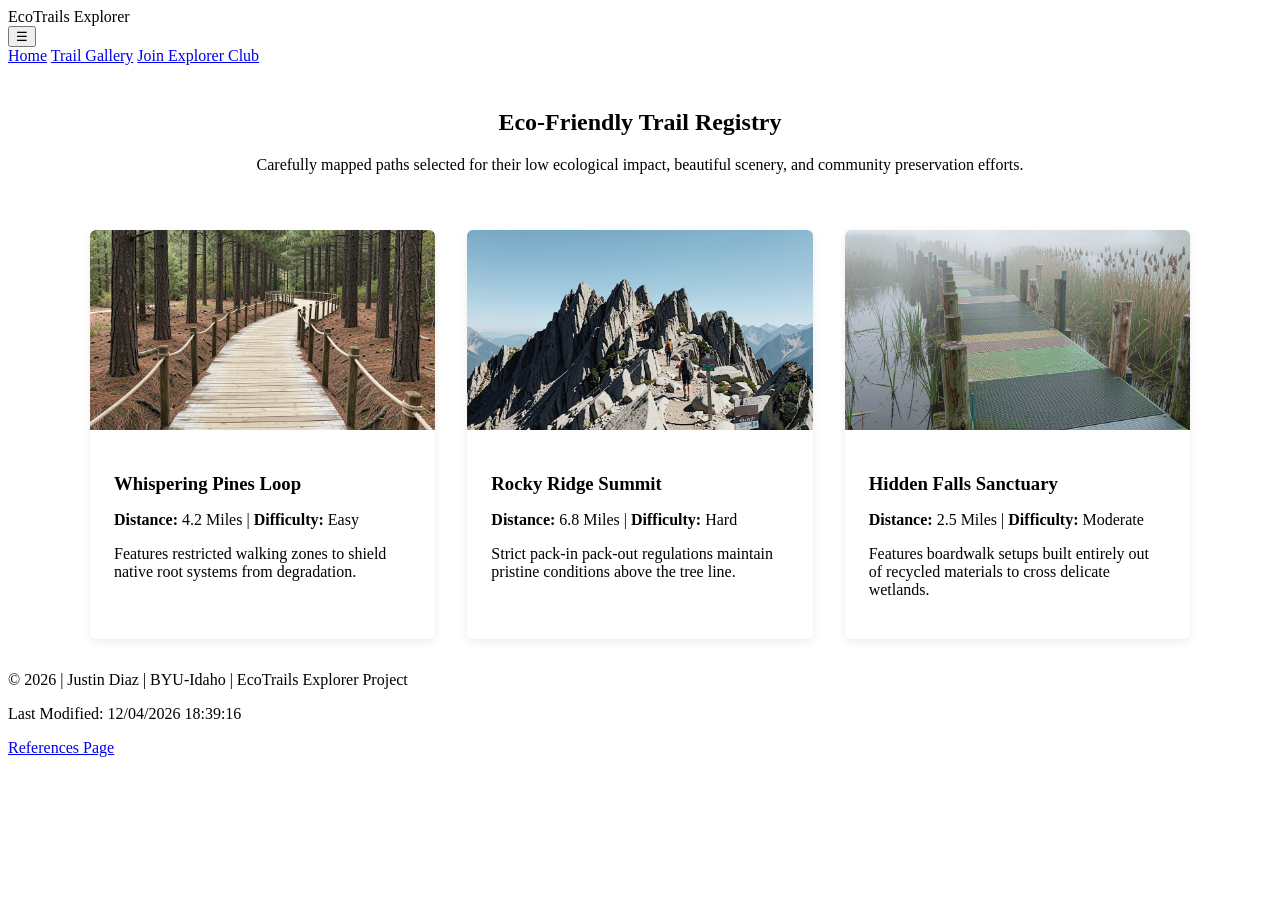
<file: gallery.html>
<!DOCTYPE html>
<html lang="en">
<head>
    <meta charset="UTF-8">
    <meta name="viewport" content="width=device-width, initial-scale=1.0">
    <title>Trail Gallery | EcoTrails Explorer</title>
    <meta name="description" content="Explore regional sustainable hiking trails featuring optimized imagery and eco-friendly trail ratings curated by Justin Diaz.">
    <meta name="author" content="Justin Diaz">
    
    <link rel="preconnect" href="https://fonts.googleapis.com">
    <link rel="preconnect" href="https://fonts.gstatic.com" crossorigin>
    <link href="https://fonts.googleapis.com/css2?family=Montserrat:wght@400;700&family=Open+Sans&display=swap" rel="stylesheet">
    
    <link rel="stylesheet" href="css/gallery.css">
    <script src="js/project.js" defer></script>
</head>
<body>
    <header>
        <div class="logo">EcoTrails Explorer</div>
        <button id="menu-toggle" aria-label="Toggle Menu">&#9776;</button>
        <nav id="main-nav">
            <a href="index.html">Home</a>
            <a href="gallery.html" class="active">Trail Gallery</a>
            <a href="join.html">Join Explorer Club</a>
        </nav>
    </header>

    <main>
        <section class="gallery-intro">
            <h2>Eco-Friendly Trail Registry</h2>
            <p>Carefully mapped paths selected for their low ecological impact, beautiful scenery, and community preservation efforts.</p>
        </section>

        <section class="gallery-grid">
            <div class="gallery-card">
                <picture>
                    <img src="images/placeholder-low.png" data-src="images/trail-whispering-pines.jpg" alt="Scenic pathway through tall green pine trees" loading="lazy">
                </picture>
                <div class="gallery-info">
                    <h3>Whispering Pines Loop</h3>
                    <p><strong>Distance:</strong> 4.2 Miles | <strong>Difficulty:</strong> Easy</p>
                    <p>Features restricted walking zones to shield native root systems from degradation.</p>
                </div>
            </div>

            <div class="gallery-card">
                <picture>
                    <img src="images/jj.png" data-src="images/trail-rocky-ridge.jpg" alt="Rocky mountainside trail overlooking a valley" loading="lazy">
                </picture>
                <div class="gallery-info">
                    <h3>Rocky Ridge Summit</h3>
                    <p><strong>Distance:</strong> 6.8 Miles | <strong>Difficulty:</strong> Hard</p>
                    <p>Strict pack-in pack-out regulations maintain pristine conditions above the tree line.</p>
                </div>
            </div>

            <div class="gallery-card">
                <picture>
                    <img src="images/place.png" data-src="images/trail-hidden-falls.jpg" alt="Clear rushing waterfall surrounded by lush ferns" loading="lazy">
                </picture>
                <div class="gallery-info">
                    <h3>Hidden Falls Sanctuary</h3>
                    <p><strong>Distance:</strong> 2.5 Miles | <strong>Difficulty:</strong> Moderate</p>
                    <p>Features boardwalk setups built entirely out of recycled materials to cross delicate wetlands.</p>
                </div>
            </div>
        </section>
    </main>

    <footer>
        <p>&copy; <span id="current-year"></span> | Justin Diaz | BYU-Idaho | EcoTrails Explorer Project</p>
        <p>Last Modified: <span id="last-modified"></span></p>
        <p><a href="references.html">References Page</a></p>
    </footer>
</body>
</html>
</file>
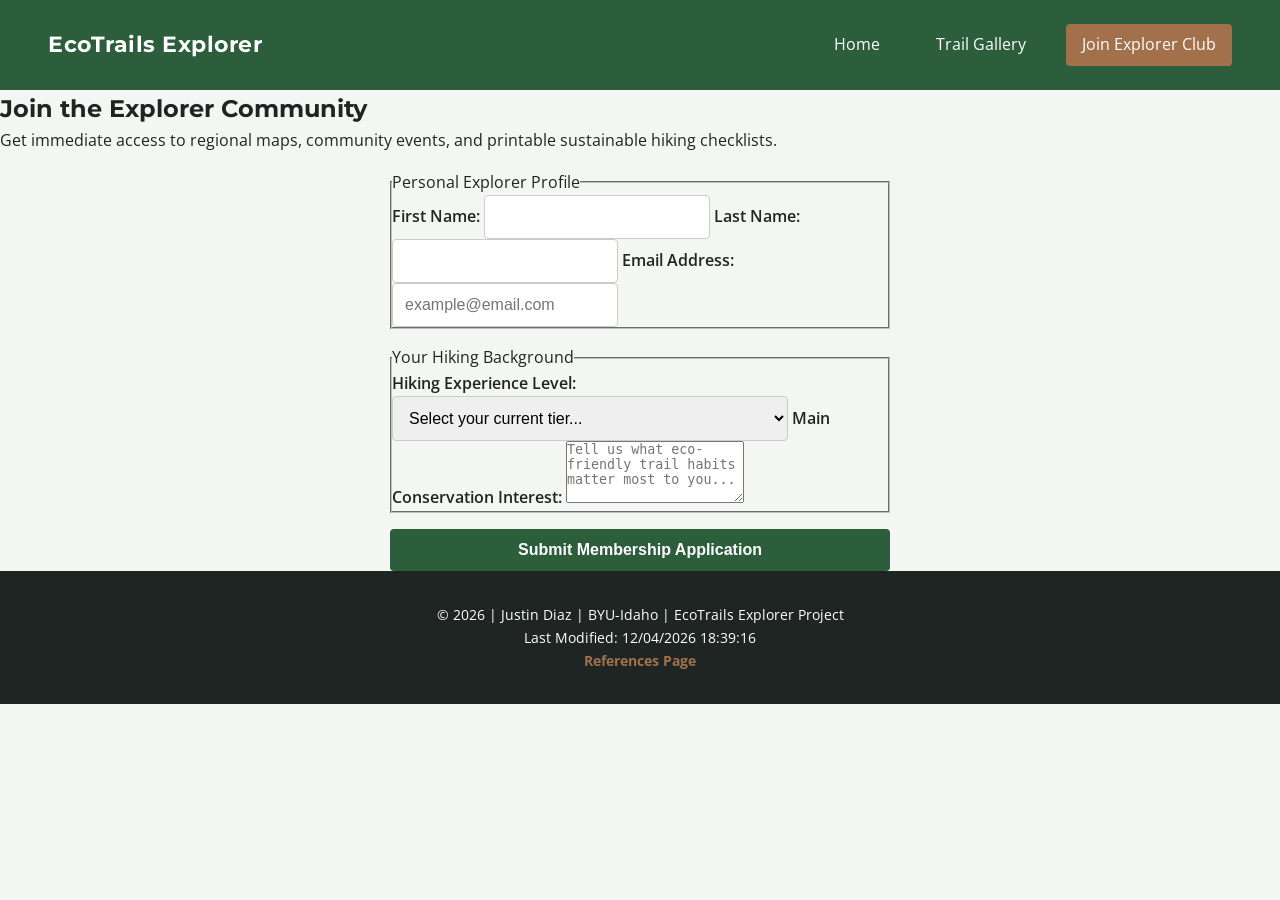
<file: join.html>
<!DOCTYPE html>
<html lang="en">
<head>
    <meta charset="UTF-8">
    <meta name="viewport" content="width=device-width, initial-scale=1.0">
    <title>Join the Club | EcoTrails Explorer</title>
    <meta name="description" content="Sign up for the EcoTrails Explorer Club to receive custom gear checklists and sustainable trail guides by Justin Diaz.">
    <meta name="author" content="Justin Diaz">
    
    <link rel="preconnect" href="https://fonts.googleapis.com">
    <link rel="preconnect" href="https://fonts.gstatic.com" crossorigin>
    <link href="https://fonts.googleapis.com/css2?family=Montserrat:wght@400;700&family=Open+Sans&display=swap" rel="stylesheet">
    
    <link rel="stylesheet" href="css/styles.css">
    <script src="js/project.js" defer></script>
</head>
<body>
    <header>
        <div class="logo">EcoTrails Explorer</div>
        <button id="menu-toggle" aria-label="Toggle Menu">&#9776;</button>
        <nav id="main-nav">
            <a href="index.html">Home</a>
            <a href="gallery.html">Trail Gallery</a>
            <a href="join.html" class="active">Join Explorer Club</a>
        </nav>
    </header>

    <main>
        <section class="form-intro">
            <h2>Join the Explorer Community</h2>
            <p>Get immediate access to regional maps, community events, and printable sustainable hiking checklists.</p>
        </section>

        <section class="form-container-box">
            <form id="explorer-signup-form" action="thanks.html" method="get">
                <fieldset>
                    <legend>Personal Explorer Profile</legend>
                    
                    <label for="first-name">First Name:</label>
                    <input type="text" id="first-name" name="firstName" required autocomplete="given-name">

                    <label for="last-name">Last Name:</label>
                    <input type="text" id="last-name" name="lastName" required autocomplete="family-name">

                    <label for="explorer-email">Email Address:</label>
                    <input type="email" id="explorer-email" name="explorerEmail" required autocomplete="email" placeholder="example@email.com">
                </fieldset>

                <fieldset>
                    <legend>Your Hiking Background</legend>
                    
                    <label for="experience-level">Hiking Experience Level:</label>
                    <select id="experience-level" name="experience" required>
                        <option value="" disabled selected>Select your current tier...</option>
                        <option value="beginner">Beginner (Looking for flat, simple trails)</option>
                        <option value="intermediate">Intermediate (Comfortable with elevation change)</option>
                        <option value="expert">Expert (Can handle backcountry orientation)</option>
                    </select>

                    <label for="user-comments">Main Conservation Interest:</label>
                    <textarea id="user-comments" name="userComments" rows="4" placeholder="Tell us what eco-friendly trail habits matter most to you..."></textarea>
                </fieldset>

                <button type="submit">Submit Membership Application</button>
            </form>
        </section>
    </main>

    <footer>
        <p>&copy; <span id="current-year"></span> | Justin Diaz | BYU-Idaho | EcoTrails Explorer Project</p>
        <p>Last Modified: <span id="last-modified"></span></p>
        <p><a href="references.html">References Page</a></p>
    </footer>
</body>
</html>
</file>
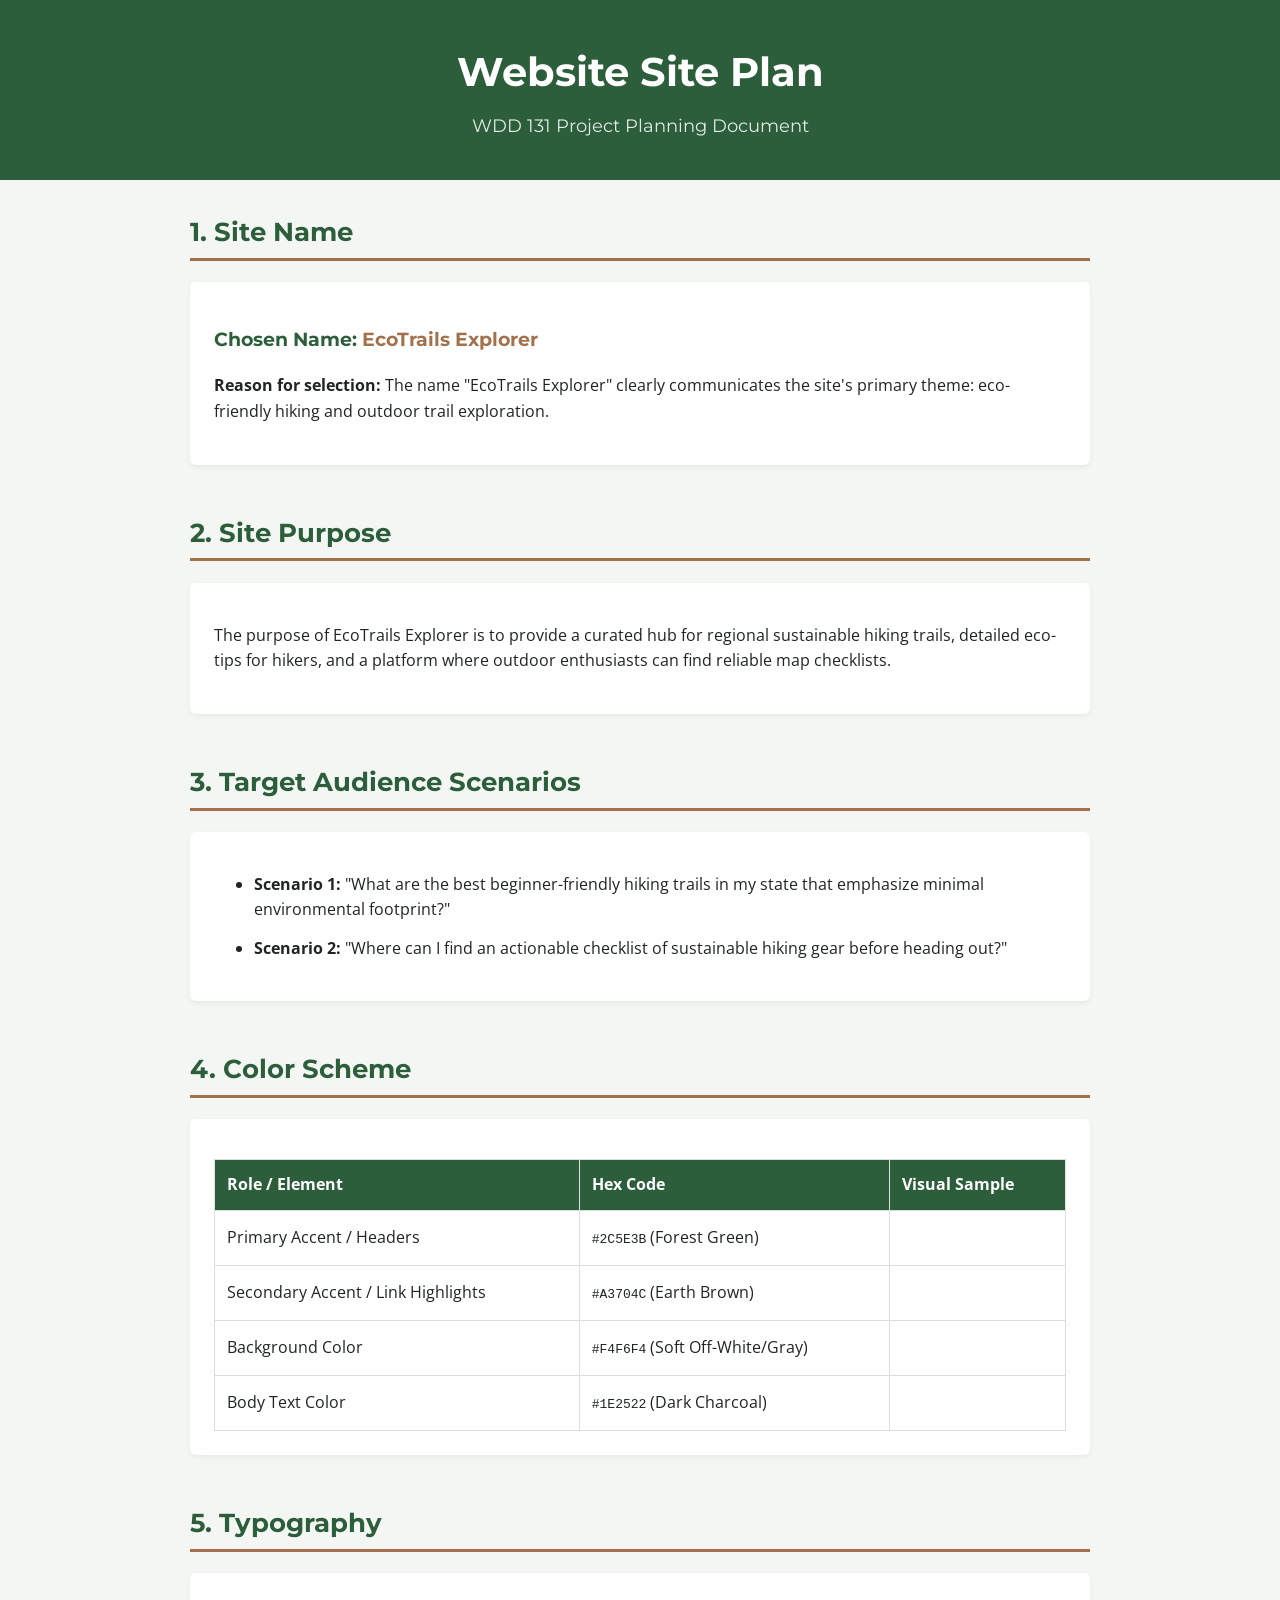
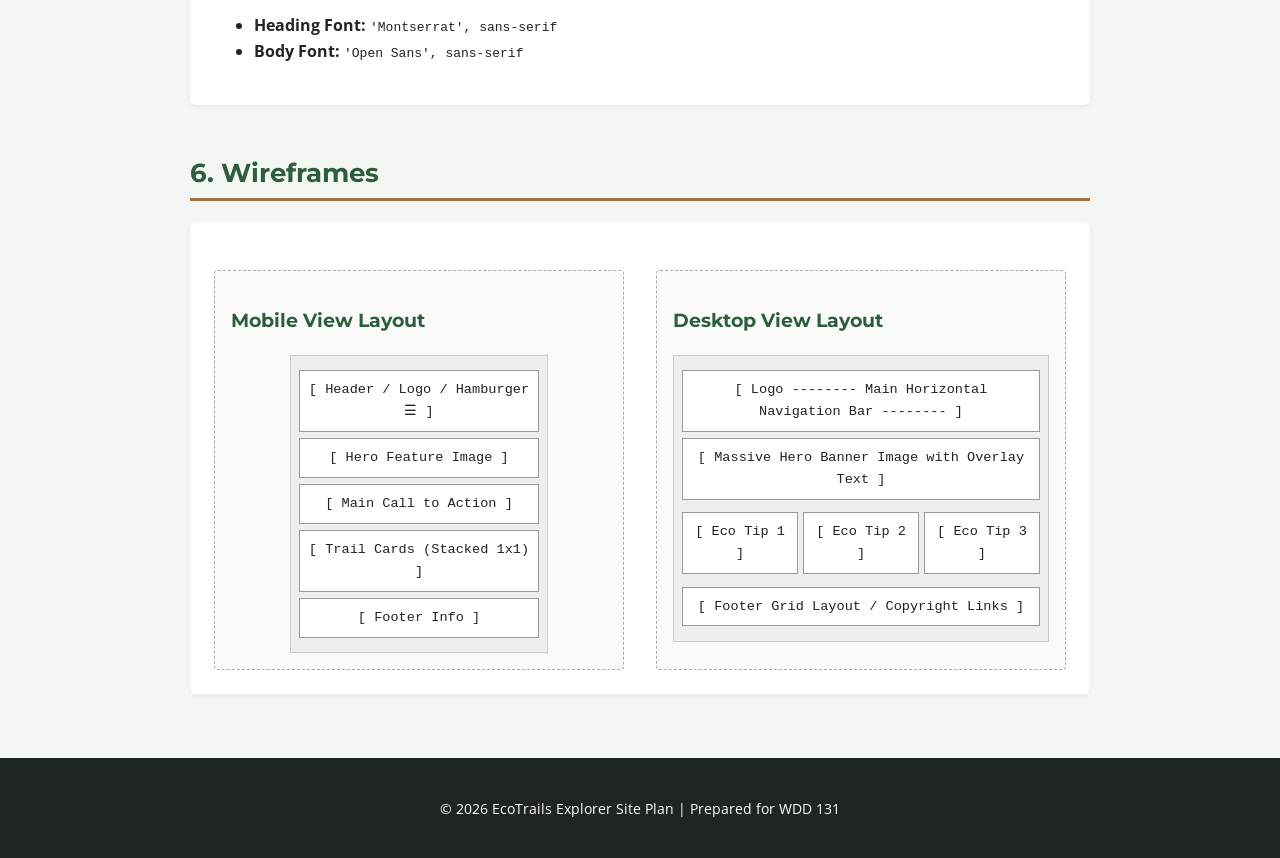
<file: siteplan.html>
<!DOCTYPE html>
<html lang="en">
<head>
    <meta charset="UTF-8">
    <meta name="viewport" content="width=device-width, initial-scale=1.0">
    <meta name="author" content="Justin Diaz">
    <meta name="description" content="Official site plan document for EcoTrails Explorer, detailing site purpose, target scenarios, color palette selections and typography">
    <title>Website Site Plan</title>
    
    <link rel="preconnect" href="https://fonts.googleapis.com">
    <link rel="preconnect" href="https://fonts.gstatic.com" crossorigin>
    <link href="https://fonts.googleapis.com/css2?family=Montserrat:wght@400;700&family=Open+Sans&display=swap" rel="stylesheet">
    
    <link rel="stylesheet" href="styles/siteplan.css">
</head>
<body>

    <header>
        <h1>Website Site Plan</h1>
        <p class="subtitle">WDD 131 Project Planning Document</p>
    </header>

    <main>
        <section class="plan-section">
            <h2>1. Site Name</h2>
            <div class="card">
                <h3>Chosen Name: <span class="highlight">EcoTrails Explorer</span></h3>
                <p><strong>Reason for selection:</strong> The name "EcoTrails Explorer" clearly communicates the site's primary theme: eco-friendly hiking and outdoor trail exploration.</p>
            </div>
        </section>

        <section class="plan-section">
            <h2>2. Site Purpose</h2>
            <div class="card">
                <p>The purpose of EcoTrails Explorer is to provide a curated hub for regional sustainable hiking trails, detailed eco-tips for hikers, and a platform where outdoor enthusiasts can find reliable map checklists.</p>
            </div>
        </section>

        <section class="plan-section">
            <h2>3. Target Audience Scenarios</h2>
            <div class="card">
                <ul class="scenarios-list">
                    <li><strong>Scenario 1:</strong> "What are the best beginner-friendly hiking trails in my state that emphasize minimal environmental footprint?"</li>
                    <li><strong>Scenario 2:</strong> "Where can I find an actionable checklist of sustainable hiking gear before heading out?"</li>
                </ul>
            </div>
        </section>

        <section class="plan-section">
            <h2>4. Color Scheme</h2>
            <div class="card">
                <table class="color-table">
                    <thead>
                        <tr>
                            <th>Role / Element</th>
                            <th>Hex Code</th>
                            <th>Visual Sample</th>
                        </tr>
                    </thead>
                    <tbody>
                        <tr>
                            <td>Primary Accent / Headers</td>
                            <td><code>#2C5E3B</code> (Forest Green)</td>
                            <td><div class="color-preview color-primary-bg"></div></td>
                        </tr>
                        <tr>
                            <td>Secondary Accent / Link Highlights</td>
                            <td><code>#A3704C</code> (Earth Brown)</td>
                            <td><div class="color-preview color-secondary-bg"></div></td>
                        </tr>
                        <tr>
                            <td>Background Color</td>
                            <td><code>#F4F6F4</code> (Soft Off-White/Gray)</td>
                            <td><div class="color-preview color-bg-bg"></div></td>
                        </tr>
                        <tr>
                            <td>Body Text Color</td>
                            <td><code>#1E2522</code> (Dark Charcoal)</td>
                            <td><div class="color-preview color-text-bg"></div></td>
                        </tr>
                    </tbody>
                </table>
            </div>
        </section>

        <section class="plan-section">
            <h2>5. Typography</h2>
            <div class="card">
                <ul>
                    <li><strong>Heading Font:</strong> <code>'Montserrat', sans-serif</code></li>
                    <li><strong>Body Font:</strong> <code>'Open Sans', sans-serif</code></li>
                </ul>
            </div>
        </section>

        <section class="plan-section">
            <h2>6. Wireframes</h2>
            <div class="card">
                <div class="wireframe-container">
                    <div class="wireframe-box">
                        <h3>Mobile View Layout</h3>
                        <div class="mock-wireframe mobile-wf">
                            <div class="wf-block">[ Header / Logo / Hamburger ☰ ]</div>
                            <div class="wf-block">[ Hero Feature Image ]</div>
                            <div class="wf-block">[ Main Call to Action ]</div>
                            <div class="wf-block">[ Trail Cards (Stacked 1x1) ]</div>
                            <div class="wf-block">[ Footer Info ]</div>
                        </div>
                    </div>
                    
                    <div class="wireframe-box">
                        <h3>Desktop View Layout</h3>
                        <div class="mock-wireframe desktop-wf">
                            <div class="wf-block">[ Logo -------- Main Horizontal Navigation Bar -------- ]</div>
                            <div class="wf-block wf-hero-height">[ Massive Hero Banner Image with Overlay Text ]</div>
                            <div class="wf-grid">
                                <div class="wf-block">[ Eco Tip 1 ]</div>
                                <div class="wf-block">[ Eco Tip 2 ]</div>
                                <div class="wf-block">[ Eco Tip 3 ]</div>
                            </div>
                            <div class="wf-block">[ Footer Grid Layout / Copyright Links ]</div>
                        </div>
                    </div>
                </div>
            </div>
        </section>
    </main>

    <footer>
        <p>&copy; 2026 EcoTrails Explorer Site Plan | Prepared for WDD 131</p>
    </footer>

    <script src="scripts/siteplan.js"></script>
</body>
</html>
</file>
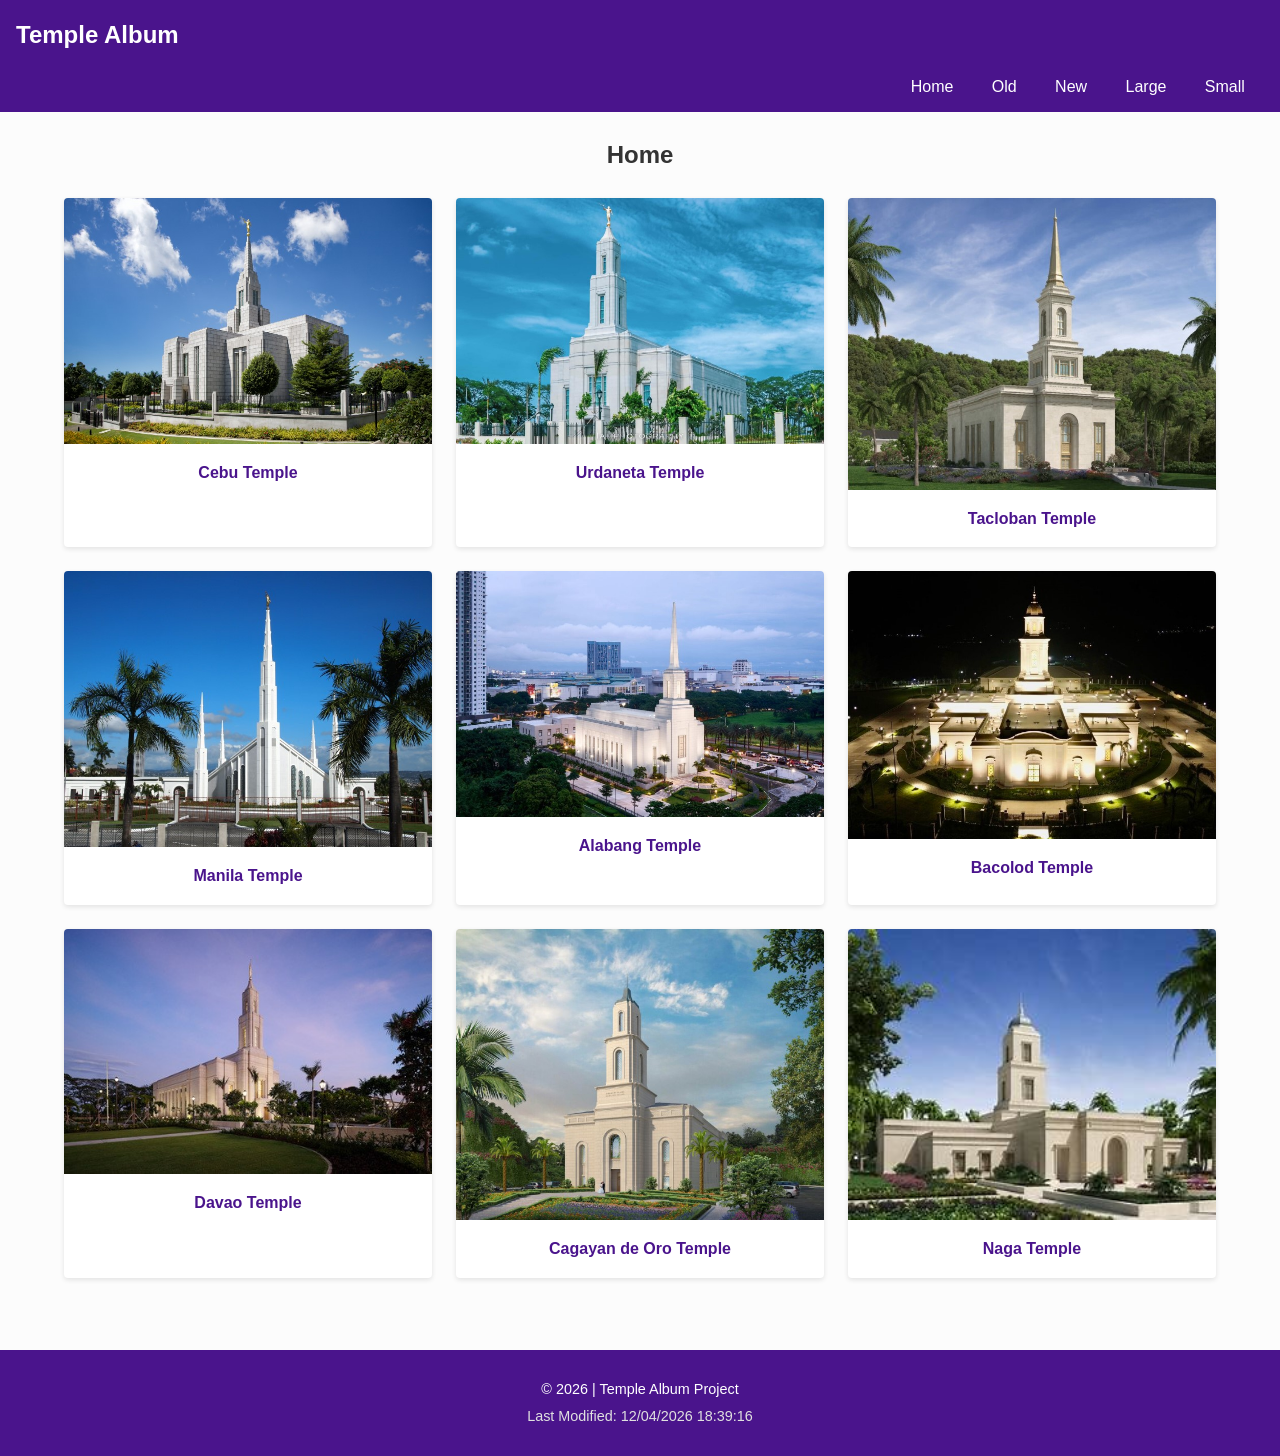
<file: temples.html>
<!DOCTYPE html>
<html lang="en">
<head>
    <meta charset="UTF-8">
    <meta name="viewport" content="width=device-width, initial-scale=1.0">
    <meta name="description" content="Explore a beautiful gallery featuring nine magnificent temples located throughout the Philippines, complete with architecture and location details.">
    <meta name="author" content="Justin Diaz">
    <title>Temples Gallery</title>

    <script src="scripts/temples.js" defer></script>

    <link rel="preconnect" href="https://fonts.googleapis.com">
    <link rel="preconnect" href="https://fonts.gstatic.com" crossorigin>
    
    <link href="https://fonts.googleapis.com/css2?family=Roboto:wght@400;500;700&display=swap" rel="stylesheet">

    <link rel="stylesheet" href="styles/temples.css">

    <link rel="stylesheet" href="styles/temples-large.css" media="(min-width: 768px)">
</head>
<body>

    <header>
        <div class="header-container">
            <h1>Temple Album</h1>
            <button id="menu-toggle" aria-label="Toggle navigation menu">☰</button>
        </div>
        <nav id="nav-menu">
            <ul>
                <li><a href="#">Home</a></li>
                <li><a href="#">Old</a></li>
                <li><a href="#">New</a></li>
                <li><a href="#">Large</a></li>
                <li><a href="#">Small</a></li>
            </ul>
        </nav>
    </header>

<main>
    <h2>Home</h2>
    
    <div class="gallery-grid">
        <figure>
            <img src="images/cebutemple.jpg" alt="Cebu City Philippines Temple" width="600" height="400" loading="lazy">
            <figcaption>Cebu Temple</figcaption>
        </figure>

        <figure>
            <img src="images/urdanetatemple.jpg" alt="Urdaneta Temple surrounded by green trees" width="600" height="400" loading="lazy">
            <figcaption>Urdaneta Temple</figcaption>
        </figure>

        <figure>
            <img src="images/taclobantemple.jpg" alt="Tacloban Philippines Temple majestic front architecture" width="600" height="400" loading="lazy">
            <figcaption>Tacloban Temple</figcaption>
        </figure>

        <figure>
            <img src="images/manilatemple.jpg" alt="Manila Philippines Temple view from the garden" width="600" height="400" loading="lazy">
            <figcaption>Manila Temple</figcaption>
        </figure>

        <figure>
            <img src="images/alabangtemple.jpg" alt="Alabang Philippines Temple bright daytime setting" width="600" height="400" loading="lazy">
            <figcaption>Alabang Temple</figcaption>
        </figure>
        
        <figure>
            <img src="images/bacolodtemple.jpg" alt="Bacolod City Philippines Temple architectural spires details" width="600" height="400" loading="lazy">
            <figcaption>Bacolod Temple</figcaption>
        </figure>

        <figure>
            <img src="images/davao.jpg" alt="Davao Philippines Temple beautiful exterior grounds" width="600" height="400" loading="lazy">
            <figcaption>Davao Temple</figcaption>
        </figure>

        <figure>
            <img src="images/cagayandeorotemple.jpg" alt="Cagayan de Oro Philippines Temple daytime view" width="600" height="400" loading="lazy">
            <figcaption>Cagayan de Oro Temple</figcaption>
        </figure>

        <figure>
            <img src="images/nagatemple.jpg" alt="Naga Philippines Temple stunning architecture" width="600" height="400" loading="lazy">
            <figcaption>Naga Temple</figcaption>
        </figure>
    </div>
</main>

    <footer>
        <p>&copy; <span id="current-year"></span> | Temple Album Project</p>
        <p class="last-modified">Last Modified: <span id="last-modified-date"></span></p>
    </footer>

</body>
</html>
</file>
<file: css/gallery.css>
/* --- Extra Gallery & Form Page Layout Additions --- */
.gallery-intro, .form-intro {
    text-align: center;
    padding: 1.5rem 0;
    max-width: 800px;
    margin: 0 auto;
}

.gallery-grid {
    display: grid;
    grid-template-columns: 1fr;
    gap: 2rem;
    padding: 1rem 0;
    max-width: 1100px;
    margin: 0 auto;
}

.gallery-card {
    background-color: var(--white);
    border-radius: 6px;
    overflow: hidden;
    box-shadow: 0 3px 8px rgba(0,0,0,0.08);
}

.gallery-card img {
    width: 100%;
    height: 250px;
    object-fit: cover;
    display: block;
}

.gallery-info {
    padding: 1.5rem;
}

.gallery-info h3 {
    color: var(--primary-color);
    margin-bottom: 0.5rem;
}

fieldset {
    border: 1px solid #ddd;
    border-radius: 6px;
    padding: 1.5rem;
    margin-bottom: 1.5rem;
    background-color: var(--white);
}

legend {
    font-family: 'Montserrat', sans-serif;
    font-weight: 700;
    color: var(--primary-color);
    padding: 0 0.5rem;
}

textarea {
    width: 100%;
    padding: 0.75rem;
    border: 1px solid #ccc;
    border-radius: 4px;
    font-family: inherit;
    font-size: 1rem;
    resize: vertical;
}

.form-container-box {
    max-width: 600px;
    margin: 0 auto 3rem auto;
}

/* Desktop Gallery adjustment for wide layouts */
@media (min-width: 768px) {
    .gallery-grid {
        grid-template-columns: repeat(3, 1fr);
    }
    
    .gallery-card img {
        height: 200px;
    }
}
</file>
<file: css/styles.css>
/* --- Color Palette & Variables from Site Plan --- */
:root {
    --primary-color: #2C5E3B;    /* Forest Green */
    --secondary-color: #A3704C;  /* Earth Brown */
    --bg-color: #F4F6F4;         /* Soft Off-White/Gray */
    --text-color: #1E2522;       /* Dark Charcoal */
    --white: #ffffff;
}

* {
    box-sizing: border-box;
    margin: 0;
    padding: 0;
}

body {
    font-family: 'Open Sans', sans-serif; /* Assigned Body Font */
    background-color: var(--bg-color);
    color: var(--text-color);
    line-height: 1.6;
}

/* Headings Typography */
h1, h2, h3, h4, .logo {
    font-family: 'Montserrat', sans-serif; /* Assigned Heading Font */
    font-weight: 700;
}

header {
    background-color: var(--primary-color);
    color: var(--white);
    padding: 1.2rem;
    display: flex;
    justify-content: space-between;
    align-items: center;
    position: relative;
}

.logo {
    font-size: 1.4rem;
    letter-spacing: 0.5px;
}

#menu-toggle {
    font-size: 1.6rem;
    background: none;
    border: none;
    color: var(--white);
    cursor: pointer;
}

nav {
    display: none; 
    flex-direction: column;
    width: 100%;
    position: absolute;
    top: 100%;
    left: 0;
    background-color: var(--primary-color);
    z-index: 10;
    padding: 0.5rem 0;
}

nav.open {
    display: flex;
}

nav a {
    color: var(--white);
    padding: 0.8rem 1.5rem;
    text-decoration: none;
    border-bottom: 1px solid rgba(255, 255, 255, 0.1);
}

nav a:hover, nav a.active {
    background-color: var(--secondary-color);
}

/* Massive Hero Layout */
#hero {
    background: linear-gradient(rgba(44, 94, 59, 0.7), rgba(30, 37, 34, 0.8)), url('../images/optimized-hero.jpg') no-repeat center center/cover;
    color: var(--white);
    text-align: center;
    padding: 4rem 1.5rem;
}

.hero-content h2 {
    font-size: 2rem;
    margin-bottom: 1rem;
}

.cta-btn {
    display: inline-block;
    background-color: var(--secondary-color);
    color: var(--white);
    padding: 0.7rem 1.5rem;
    text-decoration: none;
    margin-top: 1.5rem;
    border-radius: 4px;
    font-weight: bold;
    transition: background-color 0.3s;
}

.cta-btn:hover {
    background-color: var(--primary-color);
}

/* Core Wireframe Grid Elements */
#featured-content {
    padding: 2rem 1.5rem;
}

#featured-content h3 {
    text-align: center;
    margin-bottom: 1.5rem;
    color: var(--primary-color);
}

#dynamic-cards {
    display: grid;
    grid-template-columns: 1fr; /* Stacked 1x1 on Mobile Wireframe */
    gap: 1.5rem;
}

.card {
    background-color: var(--white);
    border-left: 5px solid var(--primary-color);
    padding: 1.5rem;
    border-radius: 4px;
    box-shadow: 0 2px 5px rgba(0,0,0,0.05);
}

.card h4 {
    color: var(--primary-color);
    margin-bottom: 0.5rem;
}

.badge {
    display: inline-block;
    background-color: var(--secondary-color);
    color: var(--white);
    font-size: 0.75rem;
    padding: 0.2rem 0.5rem;
    border-radius: 3px;
    margin-top: 0.8rem;
}

/* Form Styling */
#form-section {
    background-color: var(--white);
    padding: 2rem 1.5rem;
    margin: 1.5rem;
    border-radius: 6px;
}

form {
    display: flex;
    flex-direction: column;
    gap: 1rem;
    max-width: 500px;
    margin: 1rem auto 0 auto;
}

label {
    font-weight: 600;
}

input, select, button {
    padding: 0.75rem;
    border: 1px solid #ccc;
    border-radius: 4px;
    font-size: 1rem;
}

button[type="submit"] {
    background-color: var(--primary-color);
    color: var(--white);
    border: none;
    font-weight: bold;
    cursor: pointer;
    transition: background 0.3s;
}

button[type="submit"]:hover {
    background-color: var(--secondary-color);
}

#visit-counter {
    text-align: center;
    margin-top: 1.5rem;
    font-weight: bold;
    color: var(--secondary-color);
}

footer {
    background-color: var(--text-color);
    color: var(--white);
    text-align: center;
    padding: 2rem 1.5rem;
    font-size: 0.9rem;
}

footer a {
    color: var(--secondary-color);
    text-decoration: none;
    font-weight: bold;
}

/* --- Desktop View Wireframe Conversion --- */
@media (min-width: 768px) {
    #menu-toggle {
        display: none;
    }

    header {
        padding: 1.5rem 3rem;
    }

    nav {
        display: flex;
        flex-direction: row;
        width: auto;
        position: static;
        padding: 0;
        gap: 1.5rem;
    }

    nav a {
        border-bottom: none;
        padding: 0.5rem 1rem;
        border-radius: 4px;
    }

    #hero {
        padding: 8rem 2rem;
    }

    .hero-content h2 {
        font-size: 3rem;
    }

    /* Wireframe Grid Layout Component */
    #dynamic-cards {
        grid-template-columns: repeat(3, 1fr); 
        max-width: 1100px;
        margin: 2rem auto;
    }
}
</file>
<file: styles/siteplan.css>
/* ==========================================================================
   CSS Color Scheme & Typography Realization (As specified in Rubric items 7-10)
   ========================================================================== */

/* Variables matching the color choices */
:root {
    --primary-color: #2C5E3B; /* Forest Green */
    --secondary-color: #A3704C; /* Earth Brown */
    --bg-color: #F4F6F4; /* Off-White */
    --text-color: #1E2522; /* Charcoal */
    --card-bg: #ffffff;
}

/* Base resets & typography definitions */
body {
    font-family: 'Open Sans', sans-serif;
    color: var(--text-color);
    background-color: var(--bg-color);
    line-height: 1.6;
    margin: 0;
    padding: 0;
}

h1, h2, h3 {
    font-family: 'Montserrat', sans-serif;
    color: var(--primary-color);
}

header {
    background-color: var(--primary-color);
    color: #ffffff;
    text-align: center;
    padding: 2.5rem 1rem;
}

header h1 {
    color: #ffffff;
    margin: 0;
    font-size: 2.5rem;
}

.subtitle {
    font-family: 'Montserrat', sans-serif;
    margin: 0.5rem 0 0 0;
    font-size: 1.1rem;
    color: #e2ebe4;
}

main {
    max-width: 900px;
    margin: 2rem auto;
    padding: 0 1rem;
}

.plan-section {
    margin-bottom: 3rem;
}

.plan-section h2 {
    border-bottom: 3px solid var(--secondary-color);
    padding-bottom: 0.3rem;
    font-size: 1.6rem;
}

.card {
    background-color: var(--card-bg);
    border-radius: 6px;
    padding: 1.5rem;
    box-shadow: 0 2px 5px rgba(0,0,0,0.05);
    margin-top: 1rem;
}

.highlight {
    color: var(--secondary-color);
}

.scenarios-list li {
    margin-bottom: 0.8rem;
}

/* Data Presentation Table */
.color-table {
    width: 100%;
    border-collapse: collapse;
    margin-top: 1rem;
}

.color-table th, .color-table td {
    padding: 0.75rem;
    border: 1px solid #ddd;
    text-align: left;
}

.color-table th {
    background-color: var(--primary-color);
    color: #ffffff;
}

.color-preview {
    width: 60px;
    height: 30px;
    border-radius: 4px;
}

/* Wireframe Visualizations */
.wireframe-container {
    display: flex;
    flex-wrap: wrap;
    gap: 2rem;
    justify-content: center;
    margin-top: 1.5rem;
}

.wireframe-box {
    flex: 1;
    min-width: 280px;
    background: #fafafa;
    border: 1px dashed #aaa;
    padding: 1rem;
    border-radius: 4px;
}

.mock-wireframe {
    background-color: #eee;
    padding: 0.5rem;
    border: 1px solid #ccc;
    font-size: 0.85rem;
    font-family: monospace;
}

.mobile-wf {
    max-width: 240px;
    margin: 0 auto;
}

.wf-block {
    background-color: #fff;
    border: 1px solid #999;
    margin: 0.4rem 0;
    padding: 0.5rem;
    text-align: center;
}

.wf-grid {
    display: flex;
    gap: 0.3rem;
}

.wf-grid .wf-block {
    flex: 1;
}

footer {
    text-align: center;
    padding: 1.5rem;
    background-color: var(--text-color);
    color: #ffffff;
    font-size: 0.9rem;
    margin-top: 4rem;
}
</file>
<file: styles/temples.css>
/* ==========================================
   RESET & BASE STYLES
   ========================================== */
* {
    box-sizing: border-box;
    margin: 0;
    padding: 0;
}

body {
    font-family: 'Segoe UI', Tahoma, Geneva, Verdana, sans-serif;
    line-height: 1.6;
    color: #333333;
    background-color: #fcfcfc;
}

/* ==========================================
   HEADER & NAVIGATION (Mobile-First)
   ========================================== */
header {
    background-color: #4a148c; /* Deep Purple */
    color: #ffffff;
}

.header-container {
    display: flex;
    justify-content: space-between;
    align-items: center;
    padding: 1rem;
}

header h1 {
    font-size: 1.5rem;
    font-weight: 600;
}

#menu-toggle {
    background: none;
    border: none;
    color: #ffffff;
    font-size: 2rem;
    cursor: pointer;
    padding: 0.25rem 0.5rem;
}

/* Hide navigation menu by default on mobile */
#nav-menu {
    display: none;
    background-color: #38006b; /* Darker tint for contrast */
}

/* Show class toggled via JavaScript */
#nav-menu.show {
    display: block;
}

#nav-menu ul {
    list-style: none;
    display: flex;
    flex-direction: column;
}

#nav-menu a {
    display: block;
    color: #ffffff;
    text-decoration: none;
    padding: 1rem;
    text-align: center;
    font-weight: 500;
    transition: background-color 0.3s ease;
}

#nav-menu a:hover, 
#nav-menu a:focus {
    background-color: #6a1b9a;
}

/* ==========================================
   MAIN CONTENT & GALLERY
   ========================================== */
main {
    max-width: 1200px;
    margin: 0 auto;
    padding: 1.5rem;
}

main h2 {
    text-align: center;
    margin-bottom: 1.5rem;
    color: #333333;
}

/* Mobile Layout: Strict 1-Column Grid layout */
.gallery-grid {
    display: grid;
    grid-template-columns: 1fr;
    gap: 2rem;
}

figure {
    background-color: #ffffff;
    border-radius: 4px;
    overflow: hidden;
    box-shadow: 0 2px 5px rgba(0,0,0,0.1);
    display: flex;
    flex-direction: column;
    align-items: center;
}

figure img {
    width: 100%;
    height: auto;
    display: block;
    object-fit: cover;
}

figcaption {
    padding: 1rem;
    text-align: center;
    font-weight: bold;
    color: #4a148c;
}

/* ==========================================
   FOOTER
   ========================================== */
footer {
    background-color: #4a148c;
    color: #ffffff;
    text-align: center;
    padding: 1.5rem 1rem;
    margin-top: 3rem;
    font-size: 0.9rem;
}

footer p {
    margin: 0.25rem 0;
}

.last-modified {
    color: #e0e0e0;
}
</file>
<file: styles/temples-large.css>
/* ==========================================
   DESKTOP VIEW STYLES
   ========================================== */
@media (min-width: 768px) {

    /* Hide the hamburger icon button */
    #menu-toggle {
        display: none;
    }

    /* Force show the navbar inline horizontally */
    #nav-menu {
        display: block !important;
        background-color: transparent;
    }

    #nav-menu ul {
        flex-direction: row;
        justify-content: flex-end;
        padding-right: 1rem;
    }

    #nav-menu a {
        padding: 0.75rem 1.2rem;
    }

    .header-container {
        padding-bottom: 0.5rem;
    }

    /* Desktop View Grid Layout: 3 Columns */
    .gallery-grid {
        grid-template-columns: repeat(3, 1fr);
        gap: 1.5rem;
    }

}
</file>
